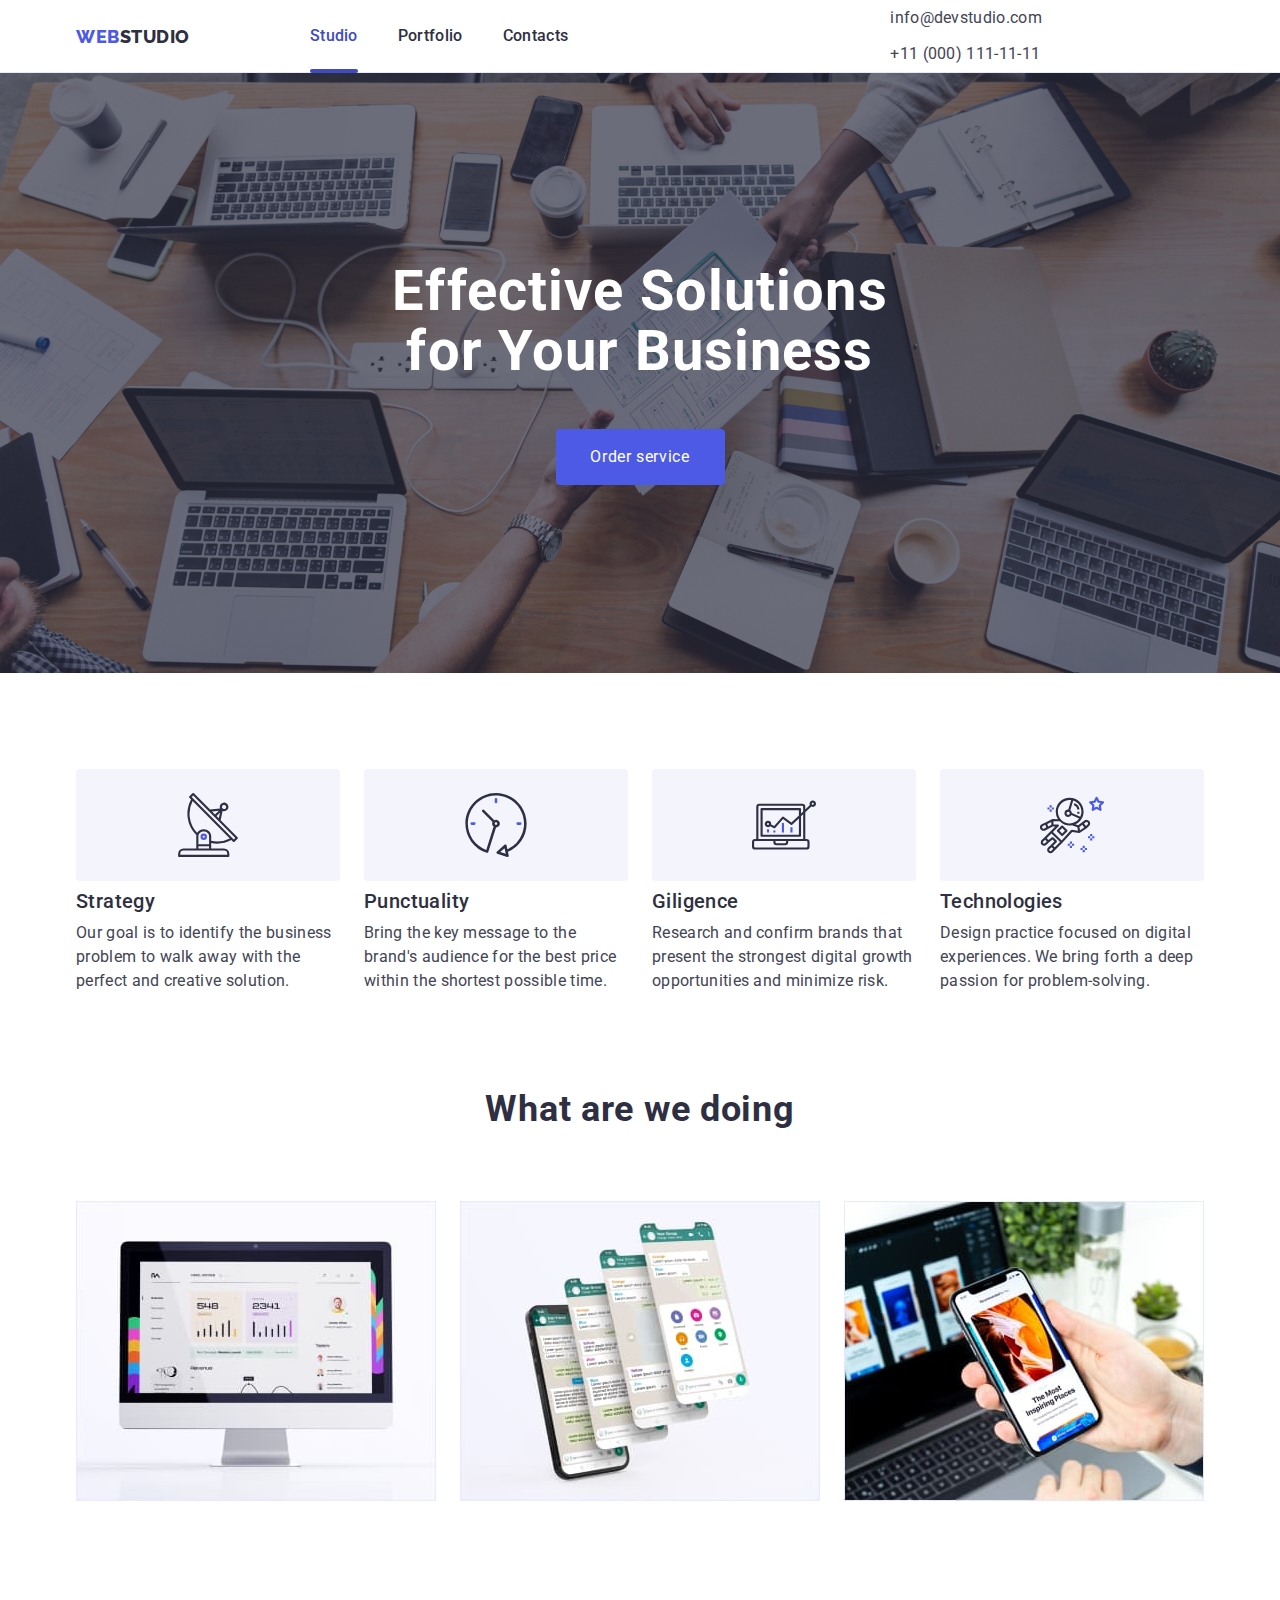
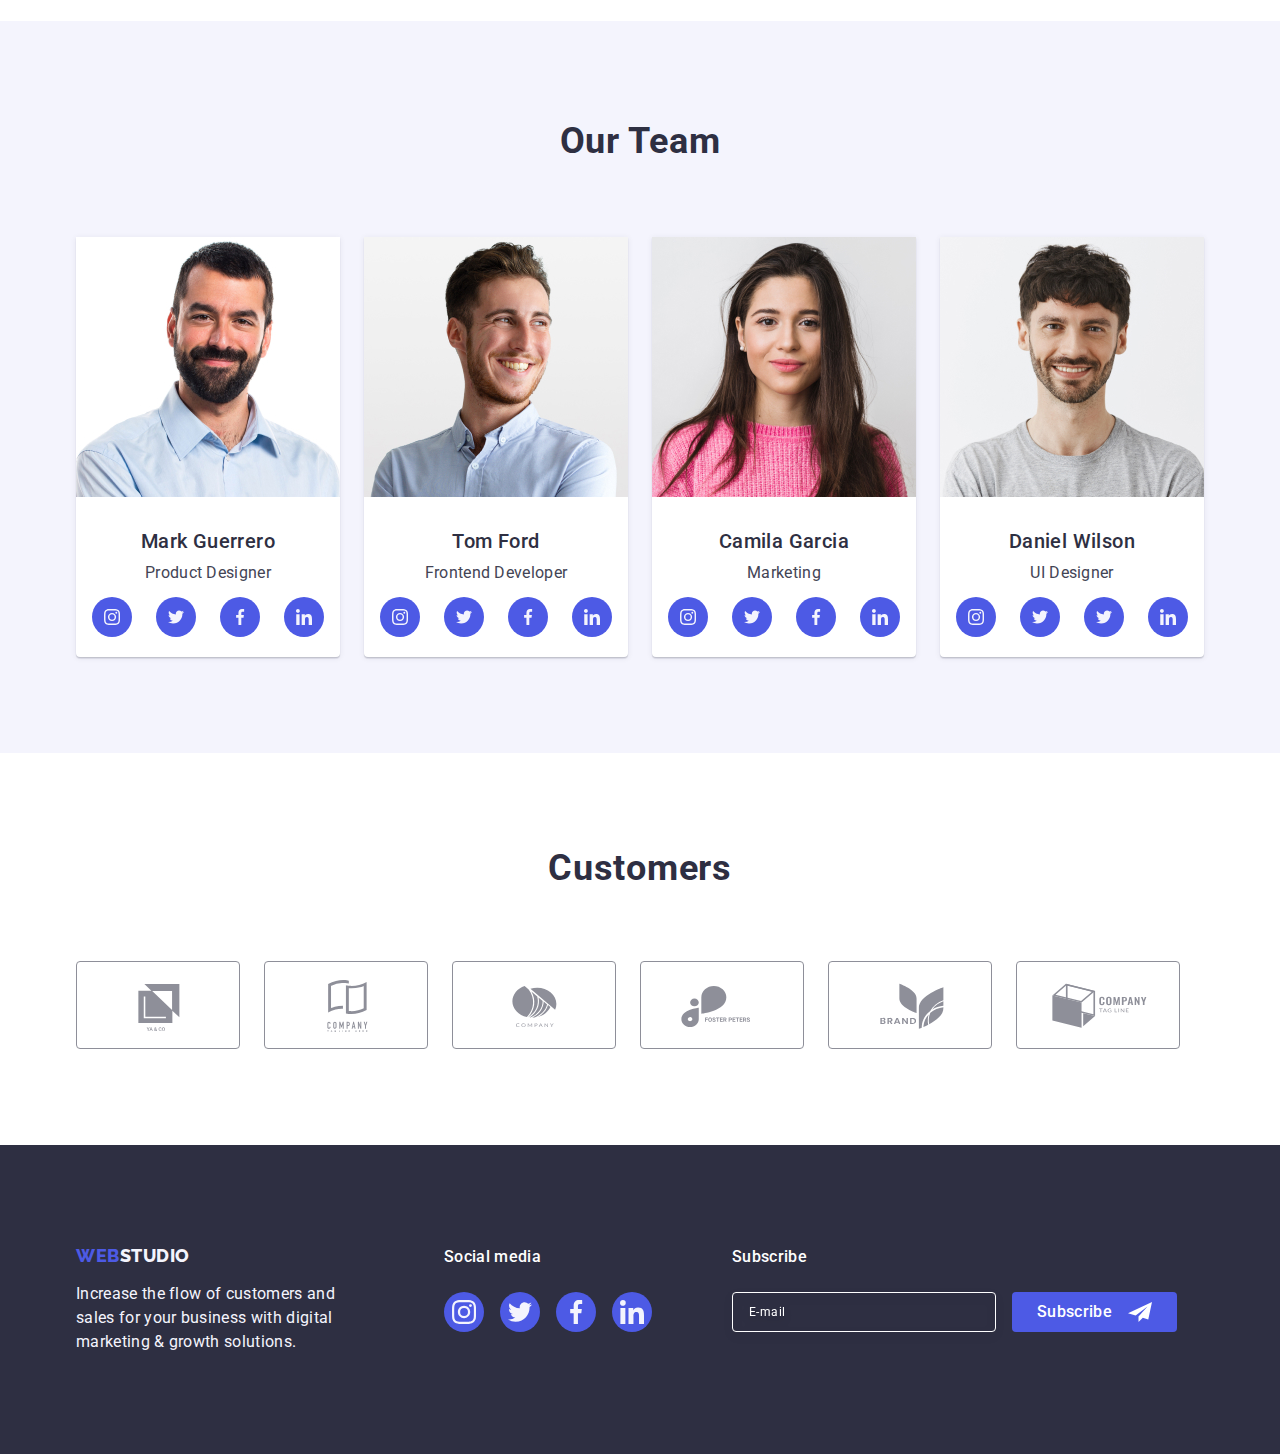
<file: index.html>
<!DOCTYPE html>
<html lang="en">
<head>
    <meta charset="UTF-8">
    <meta name="viewport" content="width=device-width, initial-scale=1.0">
    <title>WebStudio</title>
    <link rel="preconnect" href="https://fonts.googleapis.com">
    <link rel="preconnect" href="https://fonts.gstatic.com" crossorigin>
    <link href="https://fonts.googleapis.com/css2?family=Raleway:wght@600;800&family=Roboto:wght@400;500;700&display=swap" rel="stylesheet">
    <link rel="stylesheet" href="https://cdnjs.cloudflare.com/ajax/libs/modern-normalize/2.0.0/modern-normalize.min.css">
    <link rel="stylesheet" href="css/styles.css">
</head>
<body class="body">
    <header class="header">
        <div class="container container-logo">
            <nav class="header-navigation">
                <a href="/index.html" class="logo">Web<span class="logo-studio">Studio</span></a>
                    <ul class="header-list">
                        <li class="header-list-main"><a class="header-list-link current" href="index.html">Studio</a></li>
                        <li class="header-list-main"><a class="header-list-link" href="portfolio.html">Portfolio</a></li>
                        <li class="header-list-main"><a class="header-list-link" href="Contacts">Contacts</a></li>
                    </ul>
            </nav>
            <address class="address">
                <ul class="contacts"> 
                    <li class="contacts-list"><a class="contact-item contact-item-email" href="email:info@devstudio.com">info@devstudio.com</a></li> 
                    <li class="contacts-list"><a class="contact-item" href="tel:+11(000)111-11-11">+11 (000) 111-11-11</a></li>
                 </ul>  
            </address>
            <button type="button" class="header-data-open" data-menu-open>
                <svg class="open-icon" width="30" height="19">
                    <use href="./images/icons.svg#icon-charm"></use>
                </svg>
            </button>
        </div>
        <div class="mob-menu is-hidden" data-menu>
            <div class="mob-menu-div">
                <button type="button" class="header-menu-close" data-menu-close>
                    <svg class="close-icon" width="8" height="8">
                        <use href="./images/icons.svg#icon-close"></use>
                    </svg>
                </button>
                <ul class="mob-menu-list">
                    <li class="mob-menu-list-main"><a class="mob-menu-list-link mob-list-link-studio" href="index.html">Studio</a></li>
                    <li class="mob-menu-list-main"><a class="mob-menu-list-link" href="portfolio.html">Portfolio</a></li>
                    <li class="mob-menu-list-main"><a class="mob-menu-list-link" href="Contacts">Contacts</a></li>
                </ul>
            </div>
            <ul class="mob-menu-contacts"> 
                <li class="mob-contacts-list mob-list-tel"><a class="mob-contact-item mob-tel" href="tel:+11(000)111-11-11">+11 (000) 111-11-11</a></li>
                <li class="mob-contacts-list mob-list-email"><a class="mob-contact-item mob-email" href="email:info@devstudio.com">info@devstudio.com</a></li> 
             </ul>  
            <ul class="mob-icons-list">
                <li class="mob-icons-item">
                    <a href="./images/icons.svg#icon-instagram" class="mob-icons-links" >
                        <svg class="team-icons" width="24" height="24">
                               <use href="./images/icons.svg#icon-instagram"></use>
                        </svg>
                    </a>
                </li>
                <li class="mob-icons-item">
                    <a href="./images/icons.svg#icon-twitter" class="mob-icons-links">
                        <svg class="team-icons" width="24" height="24">
                            <use href="./images/icons.svg#icon-twitter"></use>
                        </svg>
                    </a>
                </li>
                <li class="mob-icons-item">
                    <a href="./images/icons.svg#icon-facebook" class="mob-icons-links">
                        <svg class="team-icons" width="24" height="24">
                            <use href="./images/icons.svg#icon-facebook"></use>
                        </svg>
                    </a>
                </li>
                <li class="mob-icons-item">
                    <a href="./images/icons.svg#icon-linkedin" class="mob-icons-links">
                        <svg class="team-icons" width="24" height="24">
                            <use href="./images/icons.svg#icon-linkedin"></use>
                        </svg>
                    </a>
                </li>
            </ul>
        </div>
    </header>
    <main class="main">
            <section class="main-part">
                <div class="container">
                    <h1 class="main-thesis">Effective Solutions for Your Business</h1>
                    <button type="button" class="main-button" data-modal-open>Order service</button>
                </div>
                </section>
                <section class="main-description">
                    <div class="container continer-main-descr">
                        <h2 hidden class="visually-hidden">Menu</h2>
                        <ul class="main-description-list">
                            <li class="main-description-item">
                                <div class="main-description-icons">
                                    <svg class="main-icons" width="64" height="64">
                                        <use href="./images/icons.svg#icon-antenna"></use>
                                    </svg>
                                </div>
                                <h3 class="description-name">Strategy</h3>
                                <p class="description-mean">Our goal is to identify the business problem to walk away with the perfect and creative solution. </p>
                            </li>
                            <li class="main-description-item">
                                <div class="main-description-icons">
                                    <svg class="main-icons" width="64" height="64">
                                        <use href="./images/icons.svg#icon-clock"></use>
                                    </svg>
                                </div>
                                <h3 class="description-name">Punctuality</h3>
                                <p class="description-mean">Bring the key message to the brand's audience for the best price within the shortest possible time.</p>
                            </li>
                            <li class="main-description-item">
                                <div class="main-description-icons">
                                    <svg class="main-icons" width="64" height="64">
                                        <use href="./images/icons.svg#icon-diagram"></use>
                                    </svg>
                                </div>
                                <h3 class="description-name">Giligence</h3>
                                <p class="description-mean">Research and confirm brands that present the strongest digital growth opportunities and minimize risk.</p>
                            </li>
                            <li class="main-description-item">
                                <div class="main-description-icons">
                                    <svg class="main-icons" width="64" height="64">
                                        <use href="./images/icons.svg#icon-astronaut"></use>
                                    </svg>
                                </div>
                                <h3 class="description-name">Technologies</h3>
                                <p class="description-mean">Design practice focused on digital experiences. We bring forth a deep passion for problem-solving.</p>
                            </li>
                        </ul>
                    </div>
                </section>
                <!--About us-->
                <section class="about">
                    <div class="container">
                        <h2 class="about-do">What are we doing</h2>
                        <ul class="about-do-list">
                            <li class="about-do-item">
                                    <picture>
                                        <source srcset="images/comp-1px.jpg 1px, ./images/comp-2px.jpg 2px" media="(min-width:1158px)" />
                                        <img src="images/img1.jpg" alt="Computer" width="360">
                                    </picture>
                            </li>
                            <li class="about-do-item">
                                    <picture>
                                        <source srcset="images/screen-1px.jpg 1px, ./images/screen-2px.jpg 2px" media="(min-width:1158px)" />
                                        <img src="images/img2.jpg" alt="Screen" width="360">
                                    </picture>
                            </li>
                            <li class="about-do-item">
                                    <picture>
                                        <source srcset="images/phone-1px.jpg 1px, ./images/phone-2px.jpg 2px" media="(min-width:1158px)" />
                                        <img src="images/img3.jpg" alt="Phone" width="360">
                                    </picture>
                            </li>
                        </ul>
                    </div>
                </section>
                <!--Team-->
                <section class="team">
                    <div class="container container-team">
                        <h2 class="our-team">Our Team</h2>
                        <ul class="our-team-list">
                            <li class="our-team-item our-team-item-mb">
                                    <picture>
                                        <source srcset="images/ph-mark-1px.jpg 1px, ./images/ph-mark-2px.jpg 2px" media="(min-width:428px)"/>
                                        <source srcset="images/tab-mark-1px.jpg 1px, ./images/tab-mark-2px.jpg 2px" media="(min-width:768px)"/>
                                        <source srcset="images/desk-mark-1px.jpg 1px, ./images/desk-mark-2px.jpg 2px" media="(min-width:1158px)"/>                                                                                
                                        <img src="images/mark.jpg" alt="Mark Guerrero" width="264">
                                    </picture>
                                    <div class="worker">
                                        <h3 class="name">Mark Guerrero</h3>
                                        <p class="who">Product Designer</p> 
                                        <ul class="team-icons-list">
                                            <li class="team-icons-item">
                                                <a href="./images/icons.svg#icon-instagram" class="team-icons-links" >
                                                    <svg class="team-icons" width="16" height="16">
                                                        <use href="./images/icons.svg#icon-instagram"></use>
                                                    </svg>
                                                </a>
                                            </li>
                                            <li class="team-icons-item">
                                                <a href="./images/icons.svg#icon-twitter" class="team-icons-links">
                                                    <svg class="team-icons" width="16" height="16">
                                                        <use href="./images/icons.svg#icon-twitter"></use>
                                                    </svg>
                                                </a>
                                            </li>
                                            <li class="team-icons-item">
                                                <a href="./images/icons.svg#icon-facebook" class="team-icons-links">
                                                    <svg class="team-icons" width="16" height="16">
                                                        <use href="./images/icons.svg#icon-facebook"></use>
                                                    </svg>
                                                </a>
                                            </li>
                                            <li class="team-icons-item">
                                                <a href="./images/icons.svg#icon-linkedin" class="team-icons-links">
                                                    <svg class="team-icons" width="16" height="16">
                                                        <use href="./images/icons.svg#icon-linkedin"></use>
                                                    </svg>
                                                </a>
                                            </li>
                                        </ul>
                                    </div>                           
                            </li>
                            <li class="our-team-item our-team-item-mb">
                                    <picture>
                                        <source srcset="images/ph-tom-1px.jpg 1px, ./images/ph-tom-2px.jpg 2px" media="(min-width:428px)" />
                                        <source srcset="images/tab-tom-1px.jpg 1px, ./images/tab-tom-2px.jpg 2px" media="(min-width:768px)" />
                                        <source srcset="images/desk-tom-1px.jpg 1px, ./images/desk-tom-2px.jpg 2px" media="(min-width:1158px)" />
                                        <img class="photo" src="images/tom.jpg" alt="Tom Ford" width="264">
                                    </picture>
                                    <div class="worker">
                                        <h3 class="name">Tom Ford</h3>
                                        <p class="who">Frontend Developer</p>
                                        <ul class="team-icons-list">
                                            <li class="team-icons-item">
                                                <a href="./images/icons.svg#icon-instagram" class="team-icons-links" >
                                                    <svg class="team-icons" width="16" height="16">
                                                        <use href="./images/icons.svg#icon-instagram"></use>
                                                    </svg>
                                                </a>
                                            </li>
                                            <li class="team-icons-item">
                                                <a href="./images/icons.svg#icon-twitter" class="team-icons-links">
                                                    <svg class="team-icons" width="16" height="16">
                                                        <use href="./images/icons.svg#icon-twitter"></use>
                                                    </svg>
                                                </a>
                                            </li>
                                            <li class="team-icons-item">
                                                <a href="./images/icons.svg#icon-facebook" class="team-icons-links">
                                                    <svg class="team-icons" width="16" height="16">
                                                        <use href="./images/icons.svg#icon-facebook"></use>
                                                    </svg>
                                                </a>
                                            </li>
                                            <li class="team-icons-item">
                                                <a href="./images/icons.svg#icon-linkedin" class="team-icons-links">
                                                    <svg class="team-icons" width="16" height="16">
                                                        <use href="./images/icons.svg#icon-linkedin"></use>
                                                    </svg>
                                                </a>
                                            </li>
                                        </ul>
                                    </div>
                            </li>
                            <li class="our-team-item">
                                    <picture>
                                        <source srcset="images/ph-camila-1px.jpg 1px, ./images/ph-camila-2px.jpg 2px" media="(min-width:428px)" />
                                        <source srcset="images/tab-camila-1px.jpg 1px, ./images/tab-camila-2px.jpg 2px" media="(min-width:768px)" />
                                        <source srcset="images/desk-camila-1px.jpg 1px, ./images/desk-camila-2px.jpg 2px" media="(min-width:1158px)" />
                                        <img src="images/camila.jpg" alt="Camila Garcia" width="264">
                                    </picture>
                                    <div class="worker">
                                        <h3 class="name">Camila Garcia</h3>
                                        <p class="who">Marketing</p>
                                        <ul class="team-icons-list">
                                            <li class="team-icons-item">
                                                <a href="./images/icons.svg#icon-instagram" class="team-icons-links" >
                                                    <svg class="team-icons" width="16" height="16">
                                                        <use href="./images/icons.svg#icon-instagram"></use>
                                                    </svg>
                                                </a>
                                            </li>
                                            <li class="team-icons-item">
                                                <a href="./images/icons.svg#icon-twitter" class="team-icons-links">
                                                    <svg class="team-icons" width="16" height="16">
                                                        <use href="./images/icons.svg#icon-twitter"></use>
                                                    </svg>
                                                </a>
                                            </li>
                                            <li class="team-icons-item">
                                                <a href="./images/icons.svg#icon-facebook" class="team-icons-links">
                                                    <svg class="team-icons" width="16" height="16">
                                                        <use href="./images/icons.svg#icon-facebook"></use>
                                                    </svg>
                                                </a>
                                            </li>
                                            <li class="team-icons-item">
                                                <a href="./images/icons.svg#icon-linkedin" class="team-icons-links">
                                                    <svg class="team-icons" width="16" height="16">
                                                        <use href="./images/icons.svg#icon-linkedin"></use>
                                                    </svg>
                                                </a>
                                            </li>
                                        </ul>
                                    </div>
                            </li>
                            <li class="our-team-item">
                                    <picture>
                                        <source srcset="images/ph-daniel-1px.jpg 1px, ./images/ph-daniel-2px.jpg 2px" media="(min-width:428px)" />
                                        <source srcset="images/tab-daniel-1px.jpg 1px, ./images/tab-daniel-2px.jpg 2px" media="(min-width:768px)" />
                                        <source srcset="images/desk-daniel-1px.jpg 1px, ./images/desk-daniel-2px.jpg 2px" media="(min-width:1158px)" />
                                        <img src="images/daniel.jpg" alt="Daniel Wilson" width="264">
                                    </picture>
                                    <div class="worker">
                                        <h3 class="name">Daniel Wilson</h3>
                                        <p class="who">UI Designer</p>
                                        <ul class="team-icons-list">
                                            <li class="team-icons-item">
                                                <a href="./images/icons.svg#icon-instagram" class="team-icons-links" >
                                                    <svg class="team-icons" width="16" height="16">
                                                        <use href="./images/icons.svg#icon-instagram"></use>
                                                    </svg>
                                                </a>
                                            </li>
                                            <li class="team-icons-item">
                                                <a href="./images/icons.svg#icon-twitter" class="team-icons-links">
                                                    <svg class="team-icons" width="16" height="16">
                                                        <use href="./images/icons.svg#icon-twitter"></use>
                                                    </svg>
                                                </a>
                                            </li>
                                            <li class="team-icons-item">
                                                <a href="./images/icons.svg#icon-facebook" class="team-icons-links">
                                                    <svg class="team-icons" width="16" height="16">
                                                        <use href="./images/icons.svg#icon-twitter"></use>
                                                    </svg>
                                                </a>
                                            </li>
                                            <li class="team-icons-item">
                                                <a href="./images/icons.svg#icon-linkedin" class="team-icons-links">
                                                    <svg class="team-icons" width="16" height="16">
                                                        <use href="./images/icons.svg#icon-linkedin"></use>
                                                    </svg>
                                                </a>
                                            </li>
                                        </ul>
                                    </div>
                                </li>
                        </ul>
                    </div>
                </section>
                <section class="customers">
                    <div class="container container-customers">
                        <h2 class="customers-thesis">Customers</h2>
                        <ul class="customers-list">
                            <li class="customers-item">
                                    <a href="./images/icons.svg#icon-Logo-1" class="item-customer-icon">
                                        <svg class="customer-icon" width="104" height="56">
                                            <use href="./images/icons.svg#icon-Logo-1"></use>
                                        </svg>
                                    </a>
                            </li>
                            <li class="customers-item">
                                    <a href="./images/icons.svg#icon-Logo-2" class="item-customer-icon">
                                        <svg class="customer-icon" width="104" height="56">
                                            <use href="./images/icons.svg#icon-Logo-2"></use>
                                        </svg>
                                    </a>
                            </li>
                            <li class="customers-item">
                                    <a href="./images/icons.svg#icon-Logo-3" class="item-customer-icon">
                                        <svg class="customer-icon" width="104" height="56">
                                            <use href="./images/icons.svg#icon-Logo-3"></use>
                                        </svg>
                                    </a>
                            </li>
                            <li class="customers-item">
                                    <a href="./images/icons.svg#icon-Logo-4" class="item-customer-icon">
                                        <svg class="customer-icon" width="104" height="56">
                                            <use href="./images/icons.svg#icon-Logo-4"></use>
                                        </svg>
                                    </a>
                            </li>
                            <li class="customers-item">
                                    <a href="./images/icons.svg#icon-Logo-5" class="item-customer-icon">
                                        <svg class="customer-icon" width="104" height="56">
                                            <use href="./images/icons.svg#icon-Logo-5"></use>
                                        </svg>
                                    </a>
                            </li>
                            <li class="customers-item">
                                    <a href="./images/icons.svg#icon-Logo-6" class="item-customer-icon">
                                        <svg class="customer-icon" width="104" height="56">
                                            <use href="./images/icons.svg#icon-Logo-6"></use>
                                        </svg>
                                    </a>
                            </li>
                        </ul>
                    </div>
                </section>
    </main>
    <footer class="end">
        <div class="container container-footer">
            <div class="container-web-social">
                <div class="container-webstudio">
                    <a href="index.html" class="logo-end">Web<span class="logo-studio end-studio">Studio</span></a>
                    <p class="end-text">Increase the flow of customers and sales for your business with digital marketing & growth solutions.</p>
                </div>
                <div class="container-socialmedia">
                    <p class="social-media-text">Social media</p>
                    <ul class="footer-icons-list">
                        <li class="footer-icons-item">
                            <a href="./images/icons.svg#icon-instagram" class="footer-icons-links" >
                                <svg class="team-icons" width="24" height="24">
                                    <use href="./images/icons.svg#icon-instagram"></use>
                                </svg>
                            </a>
                        </li>
                        <li class="footer-icons-item">
                            <a href="./images/icons.svg#icon-twitter" class="footer-icons-links">
                                <svg class="team-icons" width="24" height="24">
                                    <use href="./images/icons.svg#icon-twitter"></use>
                                </svg>
                            </a>
                        </li>
                        <li class="footer-icons-item">
                            <a href="./images/icons.svg#icon-facebook" class="footer-icons-links">
                                <svg class="team-icons" width="24" height="24">
                                    <use href="./images/icons.svg#icon-facebook"></use>
                                </svg>
                            </a>
                        </li>
                        <li class="footer-icons-item">
                            <a href="./images/icons.svg#icon-linkedin" class="footer-icons-links">
                                <svg class="team-icons" width="24" height="24">
                                    <use href="./images/icons.svg#icon-linkedin"></use>
                                </svg>
                            </a>
                        </li>
                    </ul>
                </div>
            </div>
            <div class="footer-subscribe-input">
                    <p class="subscribe-text">Subscribe</p>
                        <form class="subscribe-form">
                            <div class="input-button">
                                <label aria-label="footer subscribe email input" class="footer-aria-label">
                                    <input type="email" name="footer-mail" class="footer-input" placeholder="E-mail"/>   
                            </label>
                            <button type="submit" class="footer-input-bottom">Subscribe
                                <svg class="icons-subscribe" width="24" height="24">
                                    <use href="./images/icons.svg#icon-subscribe"></use>
                                </svg>
                            </button> 
                            </div>
                        </form>
            </div>
        </div>
    </footer> 
    <div class="backdrop is-hidden" data-modal>
        <div class="modal">
            <button type="button" class="close-btn" data-modal-close> 
                <svg class="close-icon" width="8" height="8">
                    <use href="./images/icons.svg#icon-close"></use>
                </svg>
            </button>
            <p class="modal-title">Leave your contacts and we will call you back</p>
            <form class="modal-form">
                <div class="modal-field">
                    <label for="user-name" class="modal-lebal">Name</label>
                    <div class="modal-input-box">
                        <input type="text" class="modal-input" name="user-name" required id="user-name">
                        <svg class="modal-icon" width="18" height="24">
                            <use href="./images/icons.svg#icon-name"></use>
                        </svg>
                    </div>
                </div>
                <div class="modal-field">
                    <label for="user-phone" class="modal-lebal">Phone</label>
                    <div class="modal-input-box">
                        <input type="tel" class="modal-input" name="user-phone" required id="user-phone">
                        <svg class="modal-icon" width="18" height="24">
                            <use href="./images/icons.svg#icon-phone"></use>
                        </svg> 
                    </div> 
                </div> 
                <div class="modal-field">
                    <label for="user-email" class="modal-lebal">Email</label>
                    <div class="modal-input-box">
                        <input type="email" class="modal-input" name="user-email" required id="user-email">
                        <svg class="modal-icon" width="18" height="24">
                            <use href="./images/icons.svg#icon-email"></use>
                        </svg>
                    </div>
                </div>
                <div class="modal-field-comment">
                    <label for="user-comment" class="modal-lebal">Comment</label>
                    <textarea name="user-comment" id="user-comment" class="modal-comment" placeholder="Text input"></textarea>
                </div>
                <div class="modal-field modal-field-privacy">
                    <input type="checkbox" id="user-privacy" name="user-privacy" value="true" class="modal-policy visually-hidden">
                    <label for="user-privacy" class="modal-policy-text">
                        <span class="span-privacy">
                            <svg class="check-icon" width="10" height="8">
                                <use href="./images/icons.svg#icon-check"></use>
                            </svg>                            
                        </span>
                        I accept the terms and conditions of the
                        <a href="" class="modal-policy-check">Privacy Policy</a></label>
                </div>
                <button type="submit" class="modal-button" disabled>Send</button>
            </form>
        </div>
    </div>
    <script src="js/modal.js"></script>
    <script src="js/menu.js"></script>
</body>
</html>
</file>
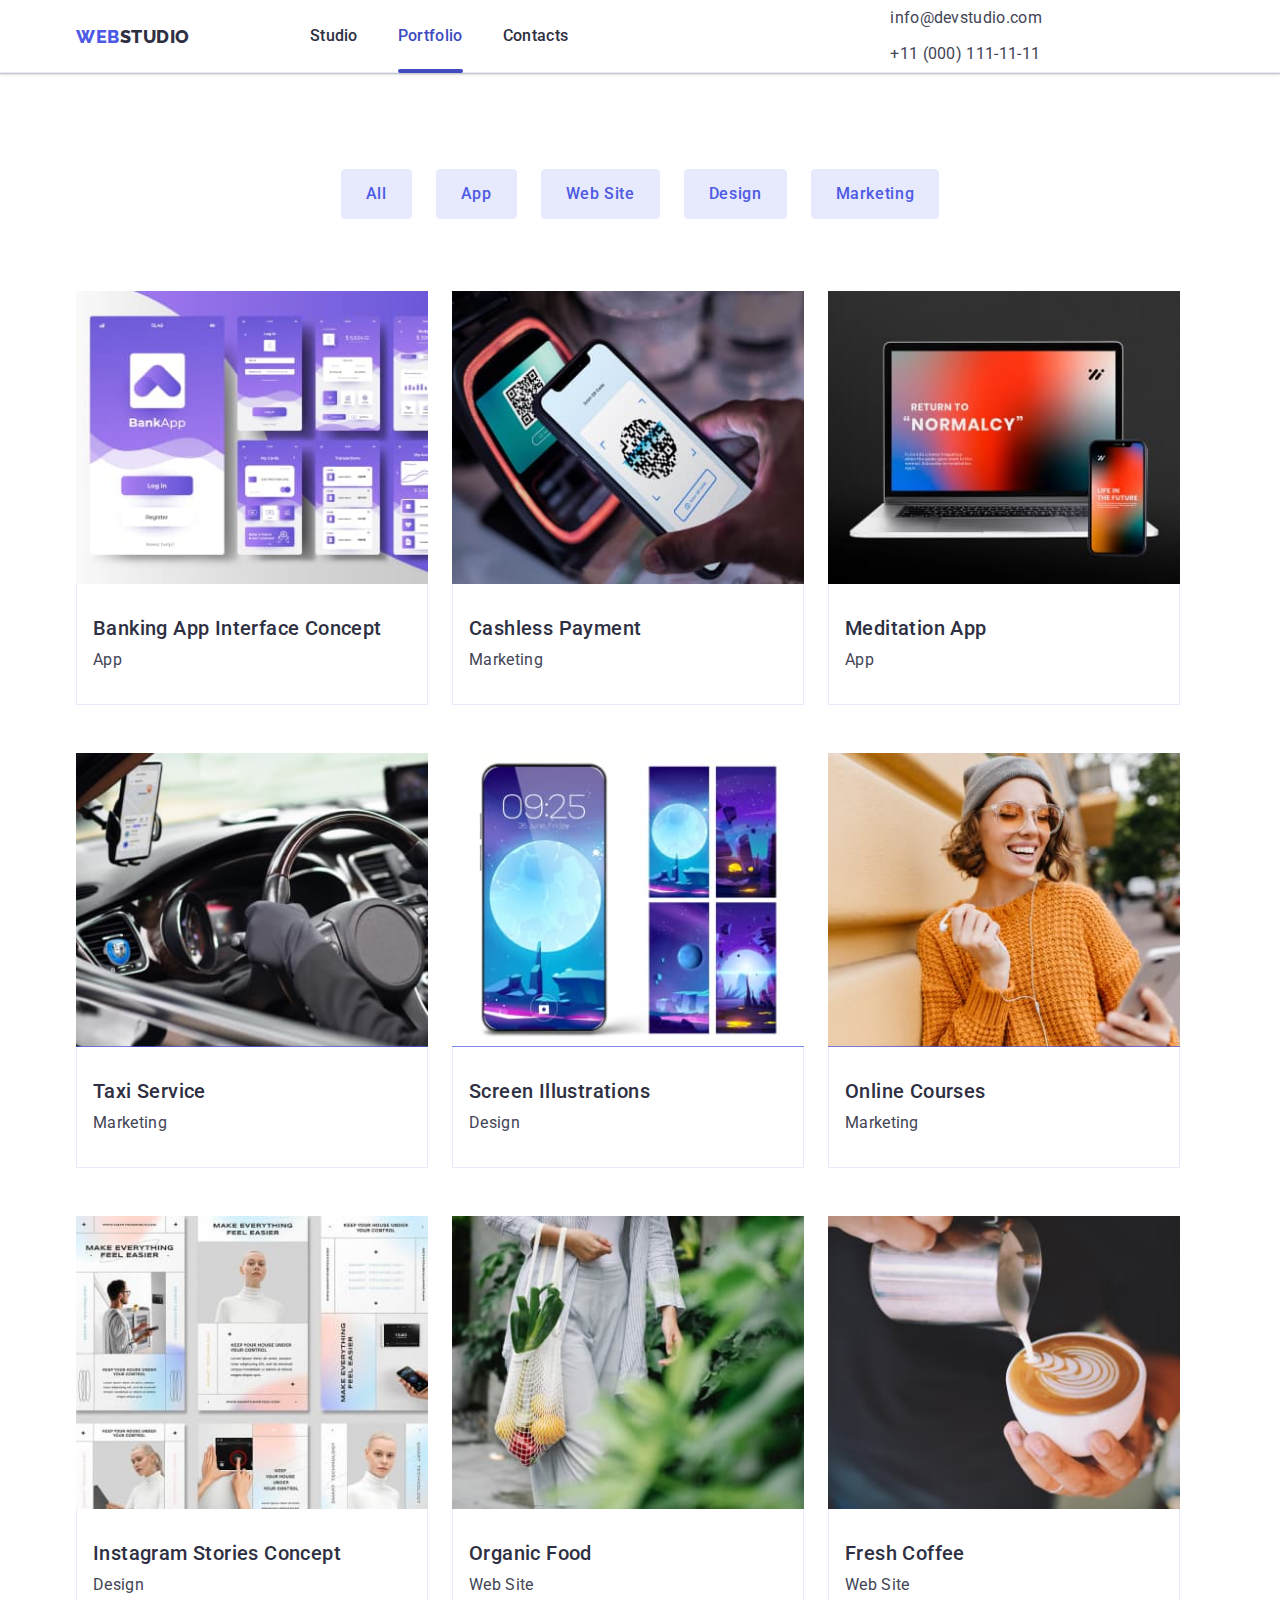
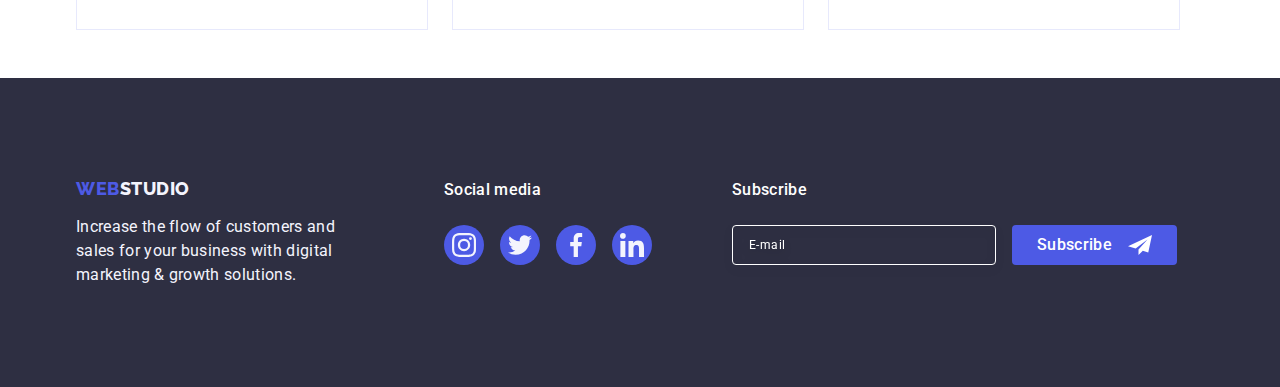
<file: portfolio.html>
<!DOCTYPE html>
<html lang="en">
<head>
    <meta charset="UTF-8">
    <meta name="viewport" content="width=device-width, initial-scale=1.0">
    <title>Portfolio</title>
    <link rel="preconnect" href="https://fonts.googleapis.com">
    <link rel="preconnect" href="https://fonts.gstatic.com" crossorigin>
    <link href="https://fonts.googleapis.com/css2?family=Raleway:wght@600;800&family=Roboto:wght@400;500;700&display=swap" rel="stylesheet">
    <link rel="stylesheet" href="https://cdnjs.cloudflare.com/ajax/libs/modern-normalize/2.0.0/modern-normalize.min.css">
    <link rel="stylesheet" href="css/styles.css">
</head>
<body class="body">
    <header class="header">
        <div class="container container-logo">
            <nav class="header-navigation">
                <a href="/index.html" class="logo"><span class="logo-web">Web</span><span class="logo-studio studio-dark">Studio</span></a>
                    <ul class="header-list">
                        <li class="header-list-main"><a class="header-list-link" href="index.html">Studio</a></li>
                        <li class="header-list-main"><a class="header-list-link current" href="portfolio.html">Portfolio</a></li>
                        <li class="header-list-main"><a class="header-list-link" href="Contacts">Contacts</a></li>
                    </ul>
            </nav>
            <address class="address">
                <ul class="contacts"> 
                    <li class="contacts-list"><a class="contact-item" href="email:info@devstudio.com">info@devstudio.com</a></li> 
                    <li class="contacts-list"><a class="contact-item" href="tel:+11(000)111-11-11">+11 (000) 111-11-11</a></li>
                 </ul>               
            </address>
                <button type="button" class="header-data-open" data-menu-open>
                    <svg class="open-icon" width="30" height="19">
                          <use href="./images/icons.svg#icon-charm"></use>
                    </svg>
                </button>
        </div>
        <div class="mob-menu is-hidden" data-menu>
            <div class="mob-menu-div">
                <button type="button" class="header-menu-close" data-menu-close>
                    <svg class="close-icon" width="8" height="8">
                        <use href="./images/icons.svg#icon-close"></use>
                    </svg>
                </button>
                <ul class="mob-menu-list">
                    <li class="mob-menu-list-main"><a class="mob-menu-list-link current" href="index.html">Studio</a></li>
                    <li class="mob-menu-list-main"><a class="mob-menu-list-link" href="portfolio.html">Portfolio</a></li>
                    <li class="mob-menu-list-main"><a class="mob-menu-list-link" href="Contacts">Contacts</a></li>
                </ul>
            </div>
            <ul class="mob-menu-contacts"> 
                <li class="mob-contacts-list mob-list-tel"><a class="mob-contact-item mob-tel" href="tel:+11(000)111-11-11">+11 (000) 111-11-11</a></li>
                <li class="mob-contacts-list mob-list-email"><a class="mob-contact-item mob-email" href="email:info@devstudio.com">info@devstudio.com</a></li> 
             </ul>  
            <ul class="mob-icons-list">
                <li class="mob-icons-item">
                    <a href="./images/icons.svg#icon-instagram" class="mob-icons-links" >
                        <svg class="team-icons" width="24" height="24">
                               <use href="./images/icons.svg#icon-instagram"></use>
                        </svg>
                    </a>
                </li>
                <li class="mob-icons-item">
                    <a href="./images/icons.svg#icon-twitter" class="mob-icons-links">
                        <svg class="team-icons" width="24" height="24">
                            <use href="./images/icons.svg#icon-twitter"></use>
                        </svg>
                    </a>
                </li>
                <li class="mob-icons-item">
                    <a href="./images/icons.svg#icon-facebook" class="mob-icons-links">
                        <svg class="team-icons" width="24" height="24">
                            <use href="./images/icons.svg#icon-facebook"></use>
                        </svg>
                    </a>
                </li>
                <li class="mob-icons-item">
                    <a href="./images/icons.svg#icon-linkedin" class="mob-icons-links">
                        <svg class="team-icons" width="24" height="24">
                            <use href="./images/icons.svg#icon-linkedin"></use>
                        </svg>
                    </a>
                </li>
            </ul>
        </div>
    </header>
<main class="options">
        <section class="options-buttons">
            <div class="container">
                <h1 hidden class="visually-hidden"> Buttons to choose </h1>
                <ul class="options-list">
                    <li class="options-item"><button class="options-item-btn" type="button">All</button></li>
                    <li class="options-item"><button class="options-item-btn" type="button">App</button></li>
                    <li class="options-item"><button class="options-item-btn" type="button">Web Site</button></li>
                    <li class="options-item"><button class="options-item-btn" type="button">Design</button></li>
                    <li class="options-item"><button class="options-item-btn" type="button">Marketing</button></li>
                </ul>
            <!--List of opportunities-->
                    <ul class="opportunities-list">
                        <li class="opportunities-item">
                            <a href="" class="item-card">
                                <div class="opportunities-cover-wrap">
                                    <picture>
                                        <source srcset="images/bank-mob-1.jpg 1px, ./images/bank-mob-2.jpg 2px" media="(min-width:428px)"/>
                                        <source srcset="images/bank-tab-1.jpg 1px, ./images/bank-tab-2.jpg 2px" media="(min-width:768px)"/>
                                        <source srcset= "images/bank-desk-1.jpg 1px, ./images/bank-desk-2.jpg 2px" media="(min-width:1158px)"/>
                                        <img src="images/banking.jpg" alt="Banking App" width="396px"/>
                                    </picture>
                                    <p class="opportunities-cover-text">14 Stylish and User-Friendly App Design Concepts · Task Manager App · Calorie Tracker App · Exotic Fruit Ecommerce App · Cloud Storage App</p>
                                </div>
                                <div class="card">
                                    <h2 class="item-text">Banking App Interface Concept</h2>
                                    <p class="item-descrip">App</p>
                                </div>
                            </a>
                        </li>
                        <li class="opportunities-item">
                            <a href="" class="item-card">
                                <div class="opportunities-cover-wrap">
                                    <picture>
                                        <source srcset="images/pay-mob-1.jpg 1px, ./images/pay-mob-2.jpg 2px" media="(min-width:428px)"/>
                                        <source srcset="images/pay-tab-1.jpg 1px, ./images/pay-tab-2.jpg 2px" media="(min-width:768px)"/>
                                        <source srcset="images/pay-desk-1.jpg 1px, ./images/pay-desk-2.jpg 2px" media="(min-width:1158px)"/>                                                                                
                                        <img src="images/cashless.jpg" alt="Cashless Payment" width="396px"/>
                                    </picture>
                                    <p class="opportunities-cover-text">14 Stylish and User-Friendly App Design Concepts · Task Manager App · Calorie Tracker App · Exotic Fruit Ecommerce App · Cloud Storage App</p>
                                </div>
                                <div class="card">
                                    <h2 class="item-text">Cashless Payment</h2>
                                    <p class="item-descrip">Marketing</p>
                                </div>
                            </a>
                        </li>
                        <li class="opportunities-item">
                            <a href="" class="item-card">
                                <div class="opportunities-cover-wrap">
                                    <picture>
                                        <source srcset="images/app-mob-1.jpg 1px, ./images/app-mob-2.jpg 2px" media="(min-width:428px)"/>
                                        <source srcset="images/app-tab-1.jpg 1px, ./images/app-tab-2.jpg 2px" media="(min-width:768px)"/>
                                        <source srcset="images/app-desk-1.jpg 1px, ./images/app-desk-2.jpg 2px" media="(min-width:1158px)"/>                                                                                
                                        <img src="images/meditation.jpg" alt="Meditation App" width="396"/>
                                    </picture>
                                    <p class="opportunities-cover-text">14 Stylish and User-Friendly App Design Concepts · Task Manager App · Calorie Tracker App · Exotic Fruit Ecommerce App · Cloud Storage App</p>
                                </div>
                                <div class="card">
                                    <h2 class="item-text">Meditation App</h2>
                                    <p class="item-descrip">App</p>
                                </div>
                            </a>
                        </li>
                        <li class="opportunities-item">
                            <a href="" class="item-card">
                                <div class="opportunities-cover-wrap">
                                    <picture>
                                        <source srcset="images/taxi-mob1.jpg 1px, ./images/taxi-mob-2.jpg 2px" media="(min-width:428px)"/>
                                        <source srcset="images/taxi-tab-1.jpg 1px, ./images/taxi-tab-2.jpg 2px" media="(min-width:768px)"/>
                                        <source srcset="images/taxi-desk-1.jpg 1px, ./images/taxi-desk-2.jpg 2px" media="(min-width:1158px)"/>                                                                                
                                        <img src="images/taxi.jpg" alt="Taxi Service" width="396"/>
                                    </picture>
                                    <p class="opportunities-cover-text">14 Stylish and User-Friendly App Design Concepts · Task Manager App · Calorie Tracker App · Exotic Fruit Ecommerce App · Cloud Storage App</p>
                                </div>
                                <div class="card">
                                    <h2 class="item-text">Taxi Service</h2>
                                    <p class="item-descrip">Marketing</p>
                                </div>
                            </a>
                        </li>
                        <li class="opportunities-item">
                            <a href="" class="item-card">
                                <div class="opportunities-cover-wrap">
                                    <picture>
                                        <source srcset="images/screen-mob-1.jpg 1px, ./images/screen-mob-2.jpg 2px" media="(min-width:428px)"/>
                                        <source srcset="images/screen-tab-1.jpg 1px, ./images/screen-tab-2.jpg 2px" media="(min-width:768px)"/>
                                        <source srcset="images/screen-desk-1.jpg 1px, ./images/screen-desk-2.jpg 2px" media="(min-width:1158px)"/>
                                        <img src="images/illustrations.jpg" alt="Screen Illustrations" width="396"/>
                                    </picture>
                                    <p class="opportunities-cover-text">14 Stylish and User-Friendly App Design Concepts · Task Manager App · Calorie Tracker App · Exotic Fruit Ecommerce App · Cloud Storage App</p>
                                </div>
                                <div class="card">
                                    <h2 class="item-text">Screen Illustrations</h2>
                                    <p class="item-descrip">Design</p>
                                </div>
                            </a>
                        </li>
                        <li class="opportunities-item">
                            <a class="item-card">
                                <div class="opportunities-cover-wrap"> 
                                <div class="opportunities-cover-wrap">
                                    <picture>
                                        <source srcset="images/courses-mob-1.jpg 1px, ./images/courses-mob-2.jpg 2px" media="(min-width:428px)"/>
                                        <source srcset="images/courses-tab-1.jpg 1px, ./images/courses-tab-2.jpg 2px" media="(min-width:768px)"/>
                                        <source srcset="images/courses-desk-1.jpg 1px, ./images/courses-desk-2.jpg 2px" media="(min-width:1158px)"/>
                                    <img src="images/courses.jpg" alt="Online Courses" width="396"/>
                                    </picture>
                                    <p class="opportunities-cover-text">14 Stylish and User-Friendly App Design Concepts · Task Manager App · Calorie Tracker App · Exotic Fruit Ecommerce App · Cloud Storage App</p>
                                </div>
                                <div class="card">
                                    <h2 class="item-text">Online Courses</h2>
                                    <p class="item-descrip">Marketing</p>
                                </div>
                            </a>
                        </li>
                        <li class="opportunities-item">
                            <a class="item-card">
                                <div class="opportunities-cover-wrap">
                                    <picture>
                                        <source srcset="images/inst-mob-1.jpg 1px, ./images/inst-mob-2.jpg 2px" media="(min-width:428px)"/>
                                        <source srcset="images/inst-tab-1.jpg 1px, ./images/inst-tab-2.jpg 2px" media="(min-width:768px)"/>
                                        <source srcset="images/inst-desk-1.jpg 1px, ./images/inst-desk-2.jpg 2px" media="(min-width:1158px)"/>
                                        <img src="images/stories.jpg" alt="Instagram Stories Concept" width="396"/>
                                    </picture>
                                    <p class="opportunities-cover-text">14 Stylish and User-Friendly App Design Concepts · Task Manager App · Calorie Tracker App · Exotic Fruit Ecommerce App · Cloud Storage App</p>
                                </div>
                                <div class="card">
                                    <h2 class="item-text">Instagram Stories Concept</h2>
                                    <p class="item-descrip">Design</p>
                                </div>
                            </a>
                        </li>
                        <li class="opportunities-item">
                            <a class="item-card">
                                <div class="opportunities-cover-wrap">
                                    <picture>
                                        <source srcset="images/food-mob-1.jpg 1px, ./images/food-mob-2.jpg 2px" media="(min-width:428px)"/>
                                        <source srcset="images/food-tab-1.jpg 1px, ./images/food-tab-2.jpg 2px" media="(min-width:768px)"/>
                                        <source srcset="images/food-desk-1.jpg 1px, ./images/food-desk-2.jpg 2px" media="(min-width:1158px)"/>
                                        <img src="images/organic.jpg" alt="Organic Food" width="396"/>
                                    </picture>
                                    <p class="opportunities-cover-text">14 Stylish and User-Friendly App Design Concepts · Task Manager App · Calorie Tracker App · Exotic Fruit Ecommerce App · Cloud Storage App</p>
                                </div>
                                <div class="card">
                                    <h2 class="item-text">Organic Food</h2>
                                    <p class="item-descrip">Web Site</p>
                                </div>
                            </a>
                        </li>
                        <li class="opportunities-item">
                            <a class="item-card">
                                <div class="opportunities-cover-wrap">
                                    <picture>
                                        <source srcset="images/coffee-mob-1.jpg 1px, ./images/coffee-mob-2.jpg 2px" media="(min-width:428px)"/>
                                        <source srcset="images/coffee-tab-1.jpg 1px, ./images/coffee-tab-2.jpg 2px" media="(min-width:768px)"/>
                                        <source srcset="images/coffee-desk-1.jpg 1px, ./images/coffee-desk-2.jpg 2px" media="(min-width:1158px)"/>
                                        <img src="images/coffee.jpg" alt="Fresh Coffee" width="396"/>
                                    </picture>
                                    <p class="opportunities-cover-text">14 Stylish and User-Friendly App Design Concepts · Task Manager App · Calorie Tracker App · Exotic Fruit Ecommerce App · Cloud Storage App</p>
                                </div>
                                <div class="card">
                                    <h2 class="item-text">Fresh Coffee</h2>
                                    <p class="item-descrip">Web Site</p>
                                </div>
                            </a>
                        </li>                            
                    </ul>               
            </div>
        </section>    
</main> 
<footer class="end">
    <div class="container container-footer">
        <div class="container-web-social">
            <div class="container-webstudio">
                <a href="index.html" class="logo-end">Web<span class="logo-studio end-studio">Studio</span></a>
                <p class="end-text">Increase the flow of customers and sales for your business with digital marketing & growth solutions.</p>
            </div>
            <div class="container-socialmedia">
                <p class="social-media-text">Social media</p>
                <ul class="footer-icons-list">
                    <li class="footer-icons-item">
                        <a href="./images/icons.svg#icon-instagram" class="footer-icons-links" >
                            <svg class="team-icons" width="24" height="24">
                                <use href="./images/icons.svg#icon-instagram"></use>
                            </svg>
                        </a>
                    </li>
                    <li class="footer-icons-item">
                        <a href="./images/icons.svg#icon-twitter" class="footer-icons-links">
                            <svg class="team-icons" width="24" height="24">
                                <use href="./images/icons.svg#icon-twitter"></use>
                            </svg>
                        </a>
                    </li>
                    <li class="footer-icons-item">
                        <a href="./images/icons.svg#icon-facebook" class="footer-icons-links">
                            <svg class="team-icons" width="24" height="24">
                                <use href="./images/icons.svg#icon-facebook"></use>
                            </svg>
                        </a>
                    </li>
                    <li class="footer-icons-item">
                        <a href="./images/icons.svg#icon-linkedin" class="footer-icons-links">
                            <svg class="team-icons" width="24" height="24">
                                <use href="./images/icons.svg#icon-linkedin"></use>
                            </svg>
                        </a>
                    </li>
                </ul>
            </div>
        </div>
        <div class="footer-subscribe-input">
                <p class="subscribe-text">Subscribe</p>
                    <form class="subscribe-form">
                        <div class="input-button">
                            <label aria-label="footer subscribe email input" class="footer-aria-label">
                                <input type="email" name="footer-mail" class="footer-input" placeholder="E-mail"/>   
                        </label>
                        <button type="submit" class="footer-input-bottom">Subscribe
                            <svg class="icons-subscribe" width="24" height="24">
                                <use href="./images/icons.svg#icon-subscribe"></use>
                            </svg>
                        </button> 
                        </div>
                    </form>
        </div>
    </div>
</footer> 
<script src="js/menu.js"></script>
</body>
</html>
</file>
<file: css/styles.css>
:root {
    --main-color: #FFFFFF;
    --second-color:#2E2F42;
    --third-color:#F4F4FD;
    --fourth-color:#434455;
    --fifth-color:#4D5AE5;
    --border-color:#E7E9FC; 

}

.body{
    background-color: #FFFFFF;
    color: #2E2F42;
    font-family: Roboto, sans-serif;
    margin: 0;
    overflow-x: hidden; 
}

.container {
    max-width: 1158px;
    padding: 0 15px;
    margin: 0 auto;
}

h1, h2, h3, p {
	margin-top: 0;
	margin-bottom: 0;
}
ul{
	margin-top: 0;
	margin-bottom: 0;
	padding-left: 0;
}
img {
    display: block;
    width: 100%;
}
a {
    text-decoration: none;
    color: currentColor;
}
ul {
    list-style-type: none;
}


/* ----------Header-------------- */

.header {
    background-color: var(--main-color);
    border-bottom: 1px solid #e7e9fc;
    box-shadow: 0px 2px 1px rgba(46, 47, 66, 0.08), 
    0px 1px 1px rgba(46, 47, 66, 0.16), 
    0px 1px 6px rgba(46, 47, 66, 0.08);
}

.logo {
    color: #4D5AE5;
    font-size: 18px;
    font-weight: 800;
    line-height: calc(21/18);
    letter-spacing: 0.03em;
    margin-right: 76px;
    font-family: Raleway, sans-serif;
    text-transform: uppercase;
}
.container-logo {
    display: flex;
    align-items: center;
}

.logo-studio {
   color: #2E2F42;
}
.header-menu-open {
    margin-left: auto;
}

.icon-close-btn {
    margin-left: auto;
    fill: #2E2F42;
}
.header-navigation {
    display: flex;
    align-items: center;
}
.header-list {
    display: none;
    gap: 40px;
}

.header-list-link {
    color: var(--second-color);
    font-size: 16px;
    font-weight: 500;
    line-height: calc(24/16);
    letter-spacing: 0.02em;
    padding: 24px 0;
    display: block;
    transition-property: color;
    transition: 250ms;
    transition-timing-function: cubic-bezier(0.4, 0, 0.2, 1);
}
.address {
    font-style: normal;
}
.contacts {
    display: none;
    gap: 40px;
    margin-left: auto;
}
.header-list-link:hover {
    color: #404BBF;
    transition: color 250ms cubic-bezier(0.4, 0, 0.2, 1);
}
.contact-item {
    color: var(--fourth-color);
    font-size: 16px;
    font-weight: 400;
    line-height: calc(24/16);
    letter-spacing: 0.02em;
    transition: color 250ms cubic-bezier(0.4, 0, 0.2, 1);
}
.contact-item:hover, .contact-item:focus {
    color: #404BBF;
}
.mob-menu {
    display: flex;
    flex-direction: column;
    justify-content: space-between;
    position: fixed;
    top: 0;
    z-index: 20;
    background-color: var(--main-color);
    width: 100%;
    height: 100%;
    padding: 40px;
    overflow: auto;
}
.mob-menu-contacts {
    list-style: none;
    padding: 0;
    margin: 0;
}
.mob-menu-list {
    list-style: none;
    padding: 0;
    margin: 0;
}
.header-menu-close {
    display: flex;
    justify-content: center;
    align-items: center;
    margin-left: auto;
    margin-bottom: 32px;
    border-radius: 50%;
    width: 24px;
    height: 24px;
    background-color: none;
    border: 1px solid rgb(0, 0, 0, 0.1);
    background-color: var(--main-color);
    cursor: pointer;
    transition: background-color 250ms cubic-bezier(0.4, 0, 0.2, 1), border 250ms cubic-bezier(0.4, 0, 0.2, 1);
}
.header-data-open {
    margin-left: auto;
    padding-top: 24px;
    padding-bottom: 24px;
    background-color: transparent;
    border: none;
    cursor: pointer;
    transition: background-color 250ms cubic-bezier(0.4, 0, 0.2, 1), border 250ms cubic-bezier(0.4, 0, 0.2, 1);
}
.open-icon {
    fill: #2E2F42;
    stroke: #2E2F42;
}
.mob-menu-list-main:not(:last-child){
    margin-bottom: 40px;
}
.mob-menu-list-link {
    color: rgba(46, 47, 66, 1);
    font-size: 36px;
    font-weight: 700;
    line-height: calc(40/36);
    letter-spacing: 0.02em;
    text-align: left;
}
.mob-menu-list-link:hover {
    color: #404BBF;
}
.mob-list-link-studio {
    color: #404BBF;
}


.mob-list-tel {
    margin-bottom: 40px;
}
.mob-tel {
    font-family: sans-serif;
    font-size: 36px;
    font-weight: 700;
    line-height: calc(40/36);
    letter-spacing: 0.02em;
    color: #404BBF;
}
.mob-email {
    font-family: sans-serif;
    font-size: 20px;
    font-weight: 500;
    line-height: calc(24/20);
    letter-spacing: 0.02em;
}

.mob-icons-list {
    display: flex;
    gap: 56px;
}

.mob-icons-links {
    width: 40px;
    height: 40px;
    background-color: #4D5AE5;
    border-radius: 50%;
    display: flex;
    align-items: center;
    justify-content: center;
    transition: background-color 250ms cubic-bezier(0.4, 0, 0.2, 1);
}
.mob-icons-links:hover, .footer-icons-links:focus {
    background-color: #31d0aa;
}
.icon-charm {
    fill: #2E2F42;
}

/* -------- First Part -------- */

.main-part {
    background-color: var(--second-color);
    margin: 0 auto;
    padding: 112px 0;
    /*padding: 188px 0;*/
    background-image: linear-gradient(rgba(46, 47, 66, 0.7), rgba(46, 47, 66, 0.7)), url(../images/hero-tab.jpg);
    background-repeat: no-repeat;
    background-position: center;
    background-size: cover;
    /*max-width: 1440px;*/
    max-width: 428px;
}
@media (min-device-pixel-ratio: 2),
    (min-resolution: 192dpi),
    (min-resolution: 2dppx) {
    .main-part {
        background-image: linear-gradient(rgba(46, 47, 66, 0.7), rgba(46, 47, 66, 0.7)), url(../images/hero-mob-2x.jpg);
    }  
    }

.main-thesis {
    color: var(--main-color);
    /*font-size: 56px;
    font-weight: 700;
    line-height: 1.07;
    letter-spacing: 0.02em;*/
    font-size: 36px;
    font-weight: 700;
    line-height: calc(40/36);
    letter-spacing: 0.02em;
    /*max-width: 496px;*/
    max-width: 320px;
    text-align: center;
    margin: 0 auto;
}

.main-button { 
    color: var(--main-color);
    background-color: var(--fifth-color);
    font-family: inherit;
    line-height: calc(24/16);
    letter-spacing: 0.04em;
    cursor: pointer;
    display: block;
    margin: 0 auto;
    min-width: 169px;
    height: 56px;
    border: none;
    border-radius: 4px;
    margin-top: 72px;
    transition: background-color 250ms cubic-bezier(0.4, 0, 0.2, 1);
}
.main-button:hover, .main-button:focus {
    background-color: #404BBF;
}

.main-description-icons {
    width: 100%;
    height: 112px;
    background-color: #F4F4FD;
    margin-bottom: 13px;
    display: flex;
    align-items: center;
    justify-content: center;

}

/*-------------Second Part-----------*/

/*.main-description {
    padding: 0 16px;
}*/
.main-description-icons {
    border-radius: 4px;
    margin-bottom: 8px;
    display: none;
}
.main-description-list {
    background-color: var(--main-color);
    display: flex;
    flex-wrap: wrap;
    gap: 72px;
}
.visually-hidden {
    position: absolute;
    width: 1px;
    height: 1px;
    margin: -1px;
    border: 0;
    padding: 0;
    white-space: nowrap;
    clip-path: inset(100%);
    clip: rect(0 0 0 0);
    overflow: hidden;
}
/*.main-description-item {
    width: calc((100% - 72px) / 4);
}*/
.description-name {
    font-size: 36px;
    font-weight: 700;
    line-height: calc(40/36);
    letter-spacing: 0.02em;
    margin-bottom: 8px;
    text-align: center;
}

.description-mean {
    font-size: 16px;
    font-weight: 500;
    line-height: 1.5em;
    letter-spacing: 0.02em;
    color: #434455;

}
/*.about {
    padding-bottom: 120px;
}*/
.about {
    display: none;
}

.about-do {
    font-size: 36px;
    font-weight: 700;
    line-height: calc(40/36);
    letter-spacing: 0.02em;  
    color: var(--second-color);
    text-align: center;
    margin-bottom: 72px;
}
.about-do-list {
    display: flex;
    gap: 24px;
}
.about-do-item {
    width: calc((100% - 48px) / 3);
}

/*-------------Third Part------------*/
.team {
    padding: 96px 0;
    background-color: var(--third-color);
}
.our-team {
    font-size: 36px;
    font-weight: 700;
    line-height: calc(40/30);
    letter-spacing: 0.02em;
    text-align: center;
    margin-bottom: 72px;
}

.our-team-list {
    display: flex;
    flex-wrap: wrap;
    justify-content: center;
    gap: 24px;
    row-gap: 72px;
}
.our-team-item {
    background-color: #FFFFFF;
    /*width: calc((100% - 72px) / 4);*/
    border-radius: 0px 0px 4px 4px; 
    box-shadow:  0px 1px 6px rgba(46, 47, 66, 0.08), 0px 1px 1px rgba(46, 47, 66, 0.16), 0px 2px 1px rgba(46, 47, 66, 0.08);
}
.worker{
    padding: 32px 0;
}
.name {
    font-size: 20px;
    font-weight: 500;
    line-height: calc(24/20);
    letter-spacing: 0.02em;
    margin-bottom: 8px;
    text-align: center;
}
.who {
    font-size: 16px;
    font-weight: 400;
    line-height: calc(24/16);
    letter-spacing: 0.02em;
    color: #434455;
    text-align: center;
}
.team-icons-list {
    display: flex;
    justify-content: center;
}
.team-icons-list {
    gap: 24px;
}
.team-icons-links {
    fill:none;
    width: 100%;
    height: 100%;
    background-color: #4D5AE5;
    border-radius: 50%;
    display: flex;
    align-items: center;
    justify-content: center;
    margin-top: 12px;
    transition: background-color 250ms cubic-bezier(0.4, 0, 0.2, 1);
}
.team-icons-links:hover, .team-icons-links:focus {
    background-color: #404bbf;
}
.team-icons-item {
    width: 40px;
    height: 40px;
}
.team-icons {
    fill: #f4f4fd;
}
.customers {
    padding: 120px 0;
}
.customers-thesis{
    font-size: 36px;
    font-weight: 700;
    line-height: calc(40/30);
    letter-spacing: 0.02em;
    text-align: center;
    line-height: 1.11;
    margin-bottom: 72px;
}
.customers-list {
    display: flex;
    flex-wrap: wrap;
    gap: 24px;
    row-gap: 72px;
}
.customers-item {
    width: calc((100% - 24px)/2);
    height: 88px;
}

.item-customer-icon {
    width: 100%;
    height: 100%;
    border-radius: 4px;
    border: 1px solid #8E8F99;
    display: flex;
    align-items: center;
    justify-content: center;
    color: #8e8f99;
    transition: border-color 250ms cubic-bezier(0.4, 0, 0.2, 1), color 250ms cubic-bezier(0.4, 0, 0.2, 1);
}
.item-customer-icon:hover {
    color: #404bbf;
    border-color: #404bbf;
}
.item-customer-icon:focus {
    color: #404bbf;
    border-color: #404bbf;
}

.customer-icon {
    fill: currentColor;
}
/*------------------Footer Part--------------*/
.end {
    background-color: var(--second-color);
    padding: 100px 0;
}
.logo-end{
    font-family: Raleway, sans-serif;
    color: #4D5AE5;
    font-size: 18px;
    font-weight: 800;
    line-height: calc(21/18);
    letter-spacing: 0.03em;
    display: flex;
    justify-content: center;
    margin-bottom: 16px;
    text-transform: uppercase;
}
.end-studio {
    color: var(--third-color);
}
.end-text {
    font-size: 16px;
    font-weight: 400;
    line-height: calc(24/16);
    letter-spacing: 0.02em;
    color: var(--third-color);
    max-width: 268px;
}
.footer-icons-list {
    display: flex;
    gap: 16px;
}

.footer-icons-links {
    width: 40px;
    height: 40px;
    background-color: #4D5AE5;
    border-radius: 50%;
    display: flex;
    align-items: center;
    justify-content: center;
    transition: background-color 250ms cubic-bezier(0.4, 0, 0.2, 1);
}
.footer-icons-links:hover, .footer-icons-links:focus {
    background-color: #31d0aa;
}
.container-footer {
    display: flex;
    /*align-items: baseline;*/
    flex-direction: column;
    align-items: center;
}
.container-socialmedia {
    display: flex;
    flex-direction: column;
    align-items: center;
}
.container-webstudio {
    margin-bottom: 72px;
}
.container-web-social {
    margin-bottom: 72px;
}

.social-media-text {
    font-size: 16px;
    font-weight: 500;
    line-height: 1.5;
    letter-spacing: 0.02em;
    text-align: left;
    color: var(--main-color);
    margin-bottom: 23px;
}


/*------------------- PORTFOLIO ------------------*/


.options-buttons {
    padding-top: 96px;
    /*padding-bottom: 120px;*/
}

.options-list {
    display: flex;
    flex-wrap: wrap;
    gap: 24px;
    margin-bottom: 72px;
}


.card {
    border: 1px solid var(--border-color);
    padding: 32px 16px;
    border-top: none;
}

.options-item-btn {
    color: #4D5AE5;
    background-color: var(--border-color);
    font-size: 16px;
    font-weight: 500;
    line-height: calc(24/16);
    letter-spacing: 0.04em;
    border: none;
    cursor: pointer;
    padding: 12px 24px;
    border: 1px solid #e7e9fc;
    border-radius: 4px; 
    transition: color 250ms cubic-bezier(0.4, 0, 0.2, 1), background-color 250ms cubic-bezier(0.4, 0, 0.2, 1), border-color 250ms cubic-bezier(0.4, 0, 0.2, 1), box-shadow 250ms cubic-bezier(0.4, 0, 0.2, 1); 
}

.options-item-btn:hover, .options-item-btn:focus{ 
    background-color: #404BBF;
    color: #FFFFFF;  
    border: 1px solid transparent;
    box-shadow: 3px 1px rgba(0, 0, 0, 0.1), 0px 2px 1px rgba(0, 0, 0, 0.08), 0px 2px 2px rgba(0, 0, 0, 0.12); 
    transition: 250ms cubic-bezier(0.4, 0, 0.2, 1), background-color 250ms cubic-bezier(0.4, 0, 0.2, 1), border-color 250ms cubic-bezier(0.4, 0, 0.2, 1), box-shadow 250ms cubic-bezier(0.4, 0, 0.2, 1); 
}

.opportunities-list {
    display: block;
    width: 100%;
    /*flex-wrap: wrap;
    column-gap: 24px;
    row-gap: 48px;*/
}
.opportunities-item {
    margin-bottom: 48px;
    background-color: #FFFFFF;
    transition: box-shadow 250ms cubic-bezier(0.4, 0, 0.2, 1); 
}


.opportunities-cover-wrap {
    position: relative; 
    overflow: hidden;
}

.opportunities-cover-wrap:focus .opportunities-cover-text {
    transform: translateY(0);
}

.opportunities-cover-wrap:hover .opportunities-cover-text {
    transform: translateY(0);
}

.opportunities-cover-text {
    position: absolute;
    top:0;
    font-size: 16px;
    line-height: 1.5;
    letter-spacing: 0.02em;
    color: #f4f4fd;
    padding: 40px 32px;
    background-color: #4d5ae5; 
    width: 100%;
    height: 100%;
    transform: translateY(100%);
    transition: transform 250ms cubic-bezier(0.4, 0, 0.2, 1);
}
.item-card {
    display: block;
    background-color: var(--main-color);
    transition: box-shadow 250ms cubic-bezier(0.4, 0, 0.2, 1);
}

.item-card:hover {
    box-shadow: 0px 1px 6px rgba(46, 47, 66, 0.08), 0px 1px 1px rgba(46, 47, 66, 0.16), 0px 2px 1px rgba(46, 47, 66, 0.08);
}

.item-card:focus {
    box-shadow: 0px 1px 6px rgba(46, 47, 66, 0.08), 0px 1px 1px rgba(46, 47, 66, 0.16), 0px 2px 1px rgba(46, 47, 66, 0.08);
}

.item-card:hover .opportunities-cover-text {
    transform: translateY(0);
}

.item-card:focus .opportunities-cover-text {
    transform: translateY(0);
}

.item-text {
    font-size: 20px;
    font-weight: 500;
    line-height: calc(24/20);
    letter-spacing: 0.02em;
}
.item-text {
    margin-bottom: 8px;
}
.item-descrip {
    font-size: 16px;
    font-weight: 400;
    line-height: calc(24/16);
    letter-spacing: 0.02em;
    color: #434455;
}


/*---------------Backdrop---------------*/

.backdrop {
    position: fixed;
    width: 100%;
    height: 100%;
    background-color: #2E2F4266;
    top:0;
    transition: opacity 250ms cubic-bezier(0.4, 0, 0.2, 1), visibility 250ms cubic-bezier(0.4, 0, 0.2, 1); 
}

.modal {
    position: absolute;
    top: 50%;
    left: 50%;
    transform: translate(-50%, -50%) scaleX(1);
    width: 408px;
    min-height: 584px;
    border-radius: 4px;
    background-color: #FCFCFC;
    transition: transform 250ms cubic-bezier(0.4, 0, 0.2, 1);
    box-shadow: 0px 1px 1px rgba(0, 0, 0, 0.14), 0px 1px 3px rgba(0, 0, 0, 0.12), 0px 2px 1px rgba(0, 0, 0, 0.2);
    padding: 72px 24px 24px 24px;
}
.backdrop.is-hidden .modal {
    transform: translate(-50%, -50%) scaleX(0);
}
.close-btn {
    width: 24px;
    height: 24px;
    padding: 0;
    display: flex;
    justify-content: center;
    align-items: center;
    border-radius: 50%;
    background-color: #E7E9FC;
    border: 1px solid rgb(0, 0, 0, 0.1);
    position: absolute;
    top: 24px;
    right: 24px;
    cursor: pointer;
    transition: background-color 250ms cubic-bezier(0.4, 0, 0.2, 1), border 250ms cubic-bezier(0.4, 0, 0.2, 1); 
}
.close-btn:hover, .close-btn:focus {
    background-color: #404bbf; 
    border: none;
    fill: #ffffff;
}
.close-icon {
    transition: fill 250ms cubic-bezier(0.4, 0, 0.2, 1);
}
.is-hidden {
    opacity: 0;
    visibility: hidden;
    pointer-events: none;
}

.current {
    position: relative;
    color: #404bbf;
    transition: color 250ms cubic-bezier(0.4, 0, 0.2, 1);
}
.current::after {
    position: absolute;
    display: block;
    width: 100%;
    height: 4px;
    content: '';
    background-color: #404BBF;
    bottom: -1px;
    border-radius: 2px;
}

.modal-title {
    font-family: Roboto;
    font-size: 16px;
    font-weight: 500;
    line-height: 24px;
    letter-spacing: 0.02em;
    text-align: center;
    background-color: rgba(252, 252, 252, 1);
    margin-bottom: 23px;
    margin-bottom: 16px;
}
.modal-input {
    width: 100%;
    height: 40px;
    border: 1px solid rgba(46, 47, 66, 0.4);
    border-radius: 4px;
    padding-left: 38px;
    padding-right: 19px;
    outline: transparent;
    transition: border-color 250ms cubic-bezier(0.4, 0, 0.2, 1);
    background-color: transparent;
}
.modal-lebal {
    display: block;
    margin-bottom: 4px;
    font-size: 12px;
    font-family: inherit;
    line-height: 1.17;
    letter-spacing: 0.04em;
    color: rgba(142, 143, 153, 1);
    
}

.modal-input:focus {
    border-color: var(--fifth-color);
}
.modal-input:focus + .modal-icon {
    fill: var(--fifth-color);
}

.modal-comment {
    width: 100%;
    height: 120px;
    background-color: transparent; 
    border: 1px solid rgba(46, 47, 66, 0.4);
    border-radius: 4px;
    padding-left: 38px;
    padding-right: 19px;
    outline: transparent;
    transition: border-color 250ms cubic-bezier(0.4, 0, 0.2, 1);
    color: rgba(46, 47, 66, 0.4);
    font-family: inherit;
    font-size: 12px;
    line-height: 1.17; 
    letter-spacing: 0.04em; 
    resize: none;
}
.modal-comment {
    padding: 8px 16px;
}
.modal-comment:focus  {
    border-color: #4D5AE5;
}

.modal-field {
    margin-bottom: 8px;
}
.modal-field-comment {
    margin-bottom: 16px;
}

.modal-field-privacy {
    margin-bottom: 24px;
}
.modal-button {
    display: block;
    background-color: rgba(77, 90, 229, 1);
    color: rgba(255, 255, 255, 1);
    font-family: inherit;
    line-height: calc(24/16);
    letter-spacing: 0.04em;
    font-weight: 500;
    cursor: pointer;
    min-width: 169px;
    height: 56px;
    border: none;
    border-radius: 4px;
    box-shadow: 0px 4px 4px 0px rgba(0, 0, 0, 0.15);
    margin-top: 24px;
    transform: translateX(50%);
    transition: background-color 250ms cubic-bezier(0.4, 0, 0.2, 1);
}

.modal-button:disabled {
    background-color: rgba(77, 90, 229, 1);
    color: rgba(255, 255, 255, 1);
}
.modal-input-box {
    position: relative;
}
.modal-input::placeholder {
    font-family: inherit;
    line-height: calc(14/12);
    letter-spacing: 0.04em;
    color: rgba(46, 47, 66, 0.4);
}
.modal-icon {
    position: absolute;
    left: 18px;
    top: 50%;
    transform: translateY(-50%);
    transition: fill 250ms cubic-bezier(0.4, 0, 0.2, 1);
    left: 16px;
}

.modal-policy-text {
    color: rgba(142, 143, 153, 1);
    font-size: 12px;
    line-height: 1.17; 
    letter-spacing: 0.04em; 
    display: block;
    align-items: center;
}

.modal-policy-check {
    color: var(--fifth-color);
    text-decoration: underline;
}
.span-privacy:focus {
    border-color: #404bbf;
}
.span-privacy:hover {
    border-color: #404BBF;
}

.span-privacy {
    width: 16px;
    height: 16px;
    border-radius: 2px;
    border: 1px solid rgba(46, 47, 66, 0.4);
    margin-right: 8px;
    display: inline-flex;
    align-items: center;
    justify-content: center;
    fill: transparent;
    transition: background-color 250ms cubic-bezier(0.4, 0, 0.2, 1), border 250ms cubic-bezier(0.4, 0, 0.2, 1), fill 250ms cubic-bezier(0.4, 0, 0.2, 1);
}


.modal-policy:checked + .modal-policy-text span {
    background-color: #404bbf;
    border: none;
    fill: #F4F4FD;
}

.subscribe-text {
    font-size: 16px;
    font-weight: 500;
    line-height: 1.5;
    letter-spacing: 0.02em;
    text-align: left;
    color: var(--main-color);
    margin-bottom: 23px;
    display: flex;
    align-items: center;
    justify-content: center;
}
.footer-subscribe-input {
    /*display: block;*/
    /*display: flex;
    flex-direction: column;*/
}

.footer-input {
    width: 398px;
    height: 40px;
    padding: 16px;
    border-radius: 4px;
    color: #FFFFFF;
    border: 1px solid var(--main-color);
    background-color:transparent;
    font-size: 12px;
    line-height: 1.5;
    letter-spacing: 0.04em; 
    filter: drop-shadow(0px 4px 4px rgba(0, 0, 0, 0.15));
}
.footer-input::placeholder {
    color: var(--main-color);
}
.input-button {
    display: flex;
    flex-direction: column;
    align-items: center;
    justify-content: center;
    gap: 16px;
}

.footer-input-bottom {
    min-width: 165px;
    height: 40px;
    display: flex;
    align-items: center;
    justify-content: center;
    color: var(--main-color);
    background-color: rgba(77, 90, 229, 1);
    font-family: "Roboto", sans-serif;
    font-size: 16px;
    font-weight: 500;
    line-height: calc(24/16);
    letter-spacing: 0.02em;
    border-radius: 4px;
    border: none;
    cursor: pointer;
}
.icons-subscribe {
    margin-left: 16px;
    fill: var(--main-color);
}

@media screen and (max-width: 320px) {
    .container {
        max-width: 320px;
    }
    .main-part {
        display: block;
    }
    .main-description-list {
        padding: 96px 0;
        display: flex;
        flex-wrap: wrap;
        gap: 72px;
    }
    .description-name {
        margin-bottom: 16px;
    }
    .about {
        display: none;
    }

    .footer-input {
        width: 100%;
    }
    .modal {
        width: 100%;
    }
    .mob-menu {
        width: 100%;
    }
}

@media screen and (min-width: 428px) {
    .container {
        max-width: 426px;
    }
    .main-description {
        padding-bottom: 96px;
        padding-top: 96px;
    }
    .description-mean {
        max-width: 396px;
    }
    .about {
        display: none;
    }
    .modal {
        width: 392px;
    }

}

@media screen and (min-width: 768px) {
    .container {
        max-width: 766px;
    }
    .main-description {
        padding-bottom: 96px;
        padding-top: 96px;
    }
    .main-description-item {
        width: calc((100% - 72px) / 2);
    }
    .main-description-list {
        padding: 0;
        gap: 72px 24px;
    }
    .description-mean {
        width: 356px ;
    }
    .description-name {
        text-align: left;
    }
    .about {
        display: none;
    }
    .our-team-list {
        align-items: center;
        row-gap: 64px;
    }
    .our-team-item {
        width: calc((100% - 24px) / 2);
    }
    
    .customers-item {
        width: calc((100% - 3 * 24px)/3);
    } 
    .options-list {
        display: flex;
        justify-content: center;
        gap: 24px;
    }
    .opportunities-list {
        display: flex;
        flex-wrap: wrap;
    }
    .opportunities-item {
        width: 50%;
        padding-right: 24px;
    }
    .main-part {
        max-width: 768px;
        background-image: linear-gradient(rgba(46, 47, 66, 0.7), rgba(46, 47, 66, 0.7)), url(../images/hero-tab.jpg);
    }
    @media (min-device-pixel-ratio: 2),
    (min-resolution: 192dpi),
    (min-resolution: 2dppx) {
    .main-part {
        background-image: linear-gradient(rgba(46, 47, 66, 0.7), rgba(46, 47, 66, 0.7)), url(../images/hero-tab-2x.jpg);
    }  
    } 
    .main-thesis {
        max-width: 496px;
        font-size: 56px;
        line-height: calc(60/56);
    }
    .main-button {
        margin-top: 48px;
    }
    .header-menu-open {
        display: none;
    }
    .mob-menu {
        display: none;
    }
    .header-list {
        display: flex;
        margin-right: 121px;
    }

    .contacts {
        display: flex;
        flex-wrap: wrap;
        gap: 12px;
    }
    .contact-item {
        font-size: 12px;
        line-height: calc(14/12);
    }

    .container-web-social {
        display: flex;
        flex-direction: row;
        margin-bottom: unset;
    }
    .logo-end {
        display: block;
    }
    .container-footer {
        align-items: baseline;
    }
    .container-socialmedia {
        display: block;
        margin-left: 24px;
    }

    .footer-input {
        max-width: 264px;
    }
    .input-button {
        flex-direction: row;
    }
    .subscribe-text {
        display: block;
    }
    .header-data-open {
        display: none;
    }
    .team {
        padding: 96px 0;
    }
    .customers {
        padding: 96px 0;
    }
    .customers-list {
        row-gap: 72px;
    }
    .container-team {
        width: 584px;
    }
    .container-customers {
        width: 584px;
    }
    .item-mb {
        margin-bottom: 72px;
    }
    .container-footer {
        width: 584px;
    }
    .logo {
        margin-right: 120px;
    }

}

@media screen and (min-width: 1158px) {
    .container {
        max-width: 1158px;
    }
    .main-description-item {
        width: calc((100% - 72px) / 4);
    }
    .main-description-item::after
     {
        display: block;
     }
    .main-description-icons {
        display: flex;
    }
    .main-description-list {
        background-color: var(--main-color);
        display: flex;
        gap: 24px;
    }
    .description-name {
    font-size: 20px;
    font-weight: 500;
    line-height: calc(24/20);
    letter-spacing: 0.02em;
    }
    .description-mean {
    width: 264px;
    font-size: 16px;
    font-weight: 400;
    line-height: calc(24/16);
    letter-spacing: 0.02em;
    }
    .about {
        display: block;
        padding-bottom: 120px;
    }
    .our-team-list {
        display: flex;
        justify-content: center;
        gap: 24px;
        margin-left: 0;
        margin-right: 0;
    }

    .our-team-item {
        width: calc((100% - 72px) / 4);
    }
    .customers-item {
        width: calc((100% - 6 * 24px)/6);
    }
    .options-list {
        display: flex;
        justify-content: center;
        gap: 24px;
    }
    .opportunities-list {
        display: flex;
        flex-wrap: wrap;
    }
    .opportunities-item {
        width: 33.33%;
        padding-right: 24px;
    }
    .main-part {
        padding: 188px 0;
        max-width: 1440px;
        background-image: linear-gradient(rgba(46, 47, 66, 0.7), rgba(46, 47, 66, 0.7)), url(../images/hero-komp.jpg);
    }
    @media (min-device-pixel-ratio: 2),
    (min-resolution: 192dpi),
    (min-resolution: 2dppx) {
    .main-part {
        background-image: linear-gradient(rgba(46, 47, 66, 0.7), rgba(46, 47, 66, 0.7)), url(../images/hero-komp-2x.jpg);
    }  
    } 
    .main-thesis {
        max-width: 496px;
    }
    .main-button {
        margin-top: 48px;
    }
    .mob-menu {
        display: none;
    }
    .header-list {
        display: flex;
        margin-right: 322px;
    }
    .contacts {
        display: flex;
    }
    .container-footer {
        flex-direction: row;
    }
    .container-socialmedia {
        margin-left: 100px;
        margin-right: 80px;
    }
    .container-web-social {
        margin-bottom: unset;
    }
    .container-webstudio {
        margin-bottom: unset;
    }
    .footer-input {
        max-width: 264px;
    }
    .header-data-open {
        display: none;
    }
    .container-team {
        width: 1158px;
    }
        
    .container-customers {
         width: 1158px;
    }
    .container-footer {
        width: 1158px;
    }
    .contact-item {
        font-size: 16px;
        line-height: calc(24/16);
    }
}
</file>
